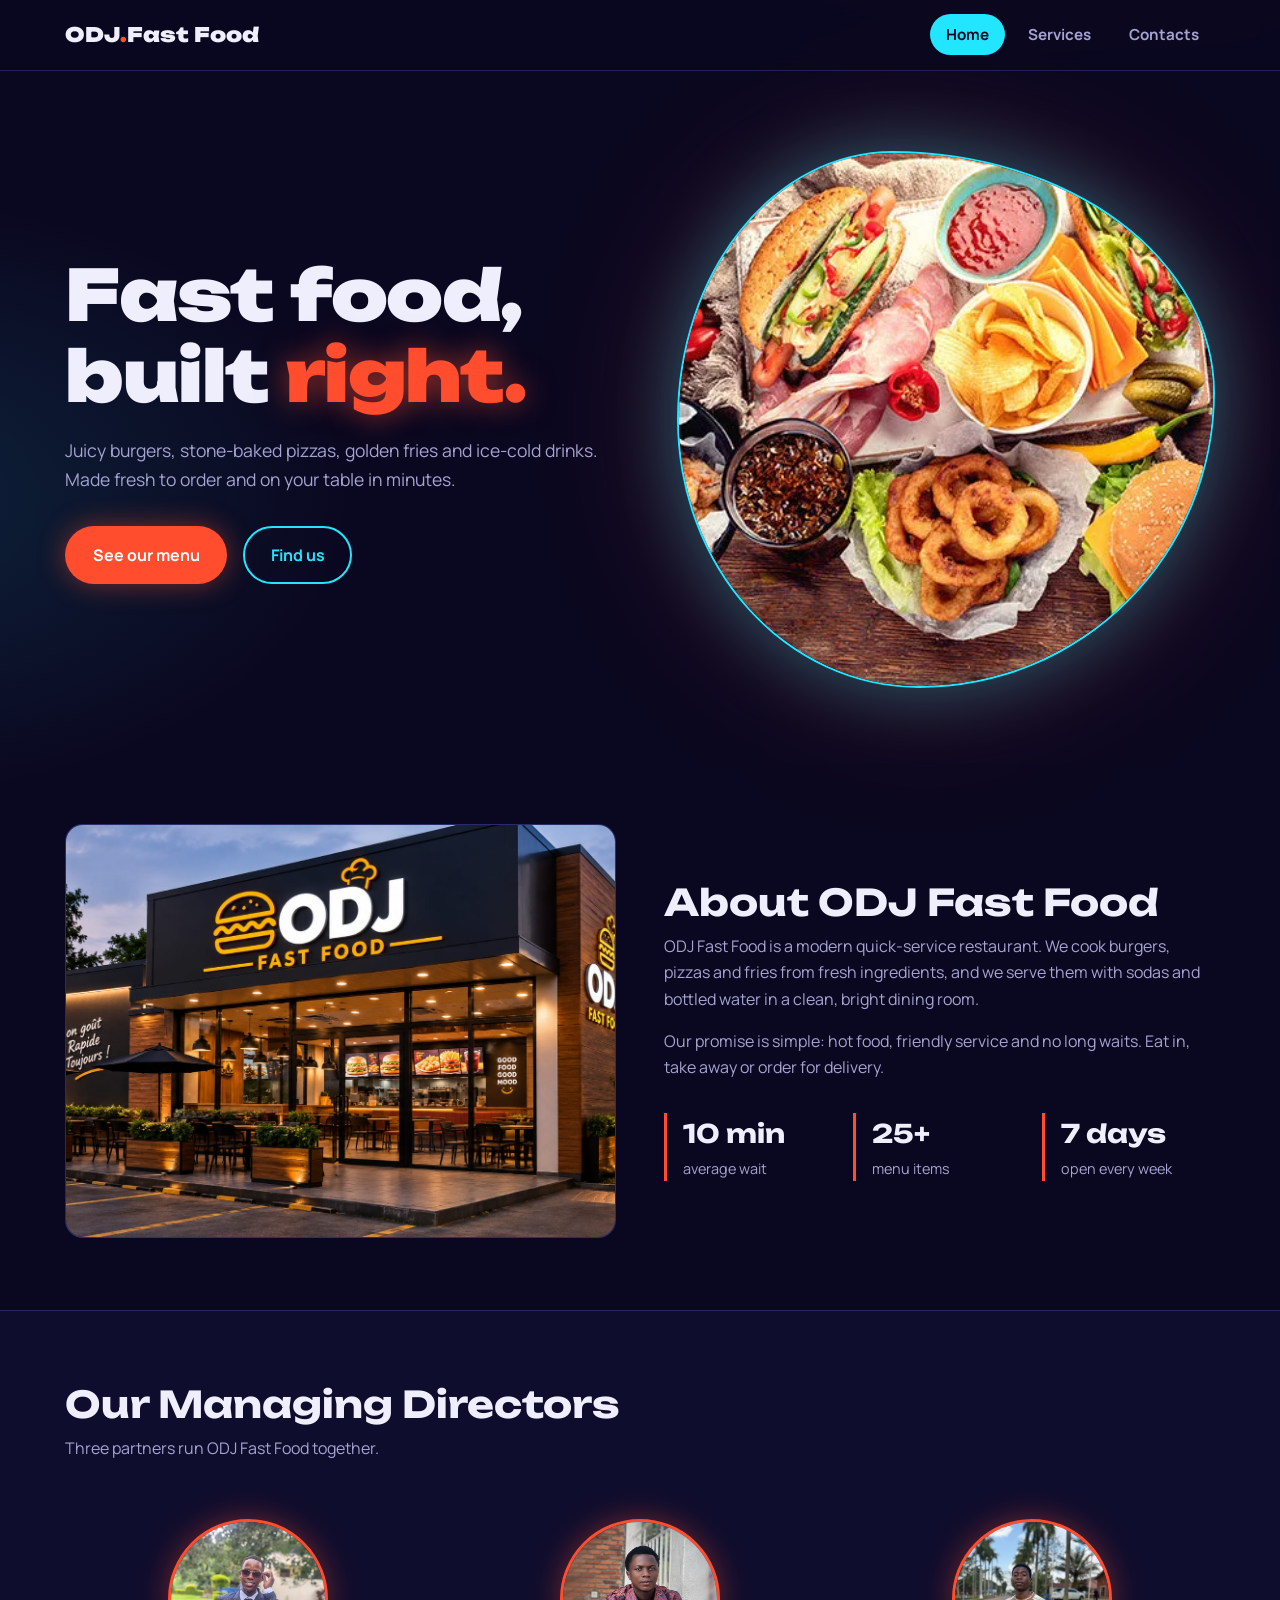
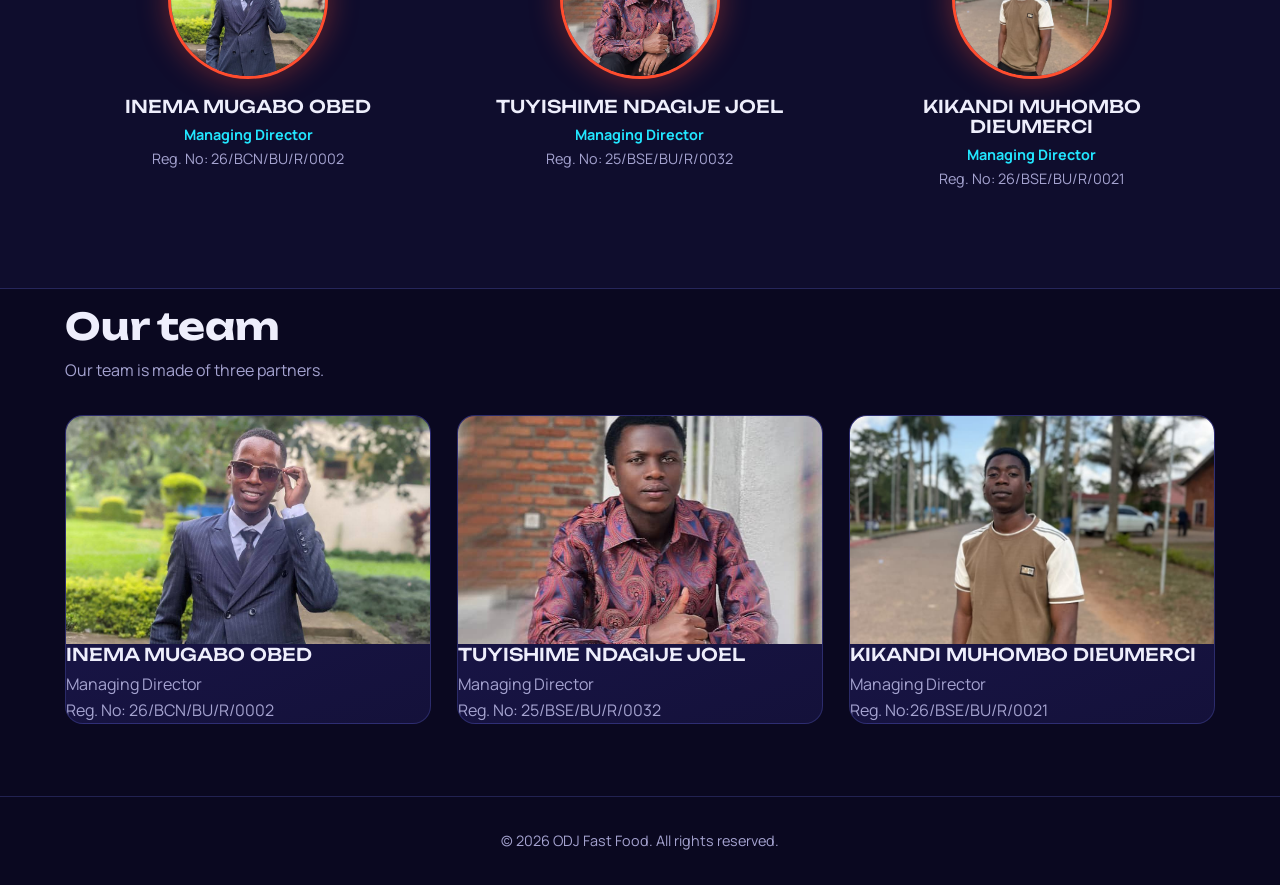
<file: index.html>
<!DOCTYPE html>
<html lang="en">
<head>
  <meta charset="UTF-8">
  <meta name="viewport" content="width=device-width, initial-scale=1">
  <title>ODJ Fast Food | Burgers, Pizza, Fries and Drinks</title>
  <meta name="description" content="ODJ Fast Food serves fresh burgers, pizzas, fries and cold drinks, fast.">
  <link rel="stylesheet" href="style.css">
</head>
<body>

<header class="site-header">
  <div class="wrap">
    <a class="logo" href="index.html">ODJ<span>.</span>Fast Food</a>
    <nav aria-label="Main navigation">
      <ul>
        <li><a class="active" href="index.html">Home</a></li>
        <li><a href="services.html">Services</a></li>
        <li><a href="contacts.html">Contacts</a></li>
      </ul>
    </nav>
  </div>
</header>

<main>
  <section class="hero">
    <div class="wrap">
      <div>
        <h1>Fast food,<br>built <em>right.</em></h1>
        <p>Juicy burgers, stone-baked pizzas, golden fries and ice-cold drinks. Made fresh to order and on your table in minutes.</p>
        <div class="actions">
          <a class="btn btn-primary" href="services.html">See our menu</a>
          <a class="btn btn-ghost" href="contacts.html">Find us</a>
        </div>
      </div>
      <div class="hero-img">
        <img src="images/hero-burger.jpg" alt="A double cheeseburger with fries on a dark background">
      </div>
    </div>
  </section>

  <section>
    <div class="wrap split">
      <div class="photo">
        <img src="images/restaurant.jpg" alt="Inside a modern fast food restaurant">
      </div>
      <div>
        <h2>About ODJ Fast Food</h2>
        <p>ODJ Fast Food is a modern quick-service restaurant. We cook burgers, pizzas and fries from fresh ingredients, and we serve them with sodas and bottled water in a clean, bright dining room.</p>
        <p style="margin-top:1rem">Our promise is simple: hot food, friendly service and no long waits. Eat in, take away or order for delivery.</p>
        <div class="stats">
          <div class="stat"><strong>10 min</strong><span>average wait</span></div>
          <div class="stat"><strong>25+</strong><span>menu items</span></div>
          <div class="stat"><strong>7 days</strong><span>open every week</span></div>
        </div>
      </div>
    </div>
  </section>

  <section class="directors">
    <div class="wrap">
      <h2>Our Managing Directors</h2>
      <p>Three partners run ODJ Fast Food together.</p>
      <div class="grid">
        <article class="director">
          <div class="avatar"><img src="images/member1.jpg" alt="Photo of Managing Director 1"></div>
          <h3>INEMA MUGABO OBED</h3>
          <p class="role">Managing Director</p>
          <p class="reg" style="margin-inline:auto">Reg. No: 26/BCN/BU/R/0002</p>
        </article>
        <article class="director">
          <div class="avatar"><img src="images/member2.jpg" alt="Photo of Managing Director 2"></div>
          <h3>TUYISHIME NDAGIJE JOEL</h3>
          <p class="role">Managing Director</p>
          <p class="reg" style="margin-inline:auto">Reg. No: 25/BSE/BU/R/0032</p>
        </article>
        <article class="director">
          <div class="avatar"><img src="images/member3.jpg" alt="Photo of Managing Director 3"></div>
          <h3>KIKANDI MUHOMBO DIEUMERCI</h3>
          <p class="role">Managing Director</p>
          <p class="reg" style="margin-inline:auto">Reg. No: 26/BSE/BU/R/0021</p>
        </article>
      </div>
    </div>
  </section>

   <section style="padding-top:1rem">
    <div class="wrap">
      <h2>Our team</h2>
      <p>Our team is made of three partners.</p>
      <div class="grid">
        <article class="card">
          <div class="thumb"><img src="images/member1.jpg" alt="Photo of Managing Director 1"></div>
          <h3>INEMA MUGABO OBED</h3>
          <p class="role">Managing Director</p>
          <p class="reg" style="margin-inline:auto">Reg. No: 26/BCN/BU/R/0002</p>
        </article>
        <article class="card">
          <div class="thumb"><img src="images/member2.jpg" alt="Photo of Managing Director 2"></div>
          <h3>TUYISHIME NDAGIJE JOEL</h3>
          <p class="role">Managing Director</p>
          <p class="reg" style="margin-inline:auto">Reg. No: 25/BSE/BU/R/0032</p>
        </article>
        <article class="card">
          <div class="thumb"><img src="images/member3.jpg" alt="Photo of Managing Director 3"></div>
          <h3>KIKANDI MUHOMBO DIEUMERCI</h3>
          <p class="role">Managing Director</p>
          <p class="reg" style="margin-inline:auto">Reg. No:26/BSE/BU/R/0021 </p>
        </article>
      </div>
    </div>
  </section>
</main>

<footer>
  <div class="wrap">
    <p>&copy; 2026 ODJ Fast Food. All rights reserved.</p>
  </div>
</footer>

</body>
</html>
</file>
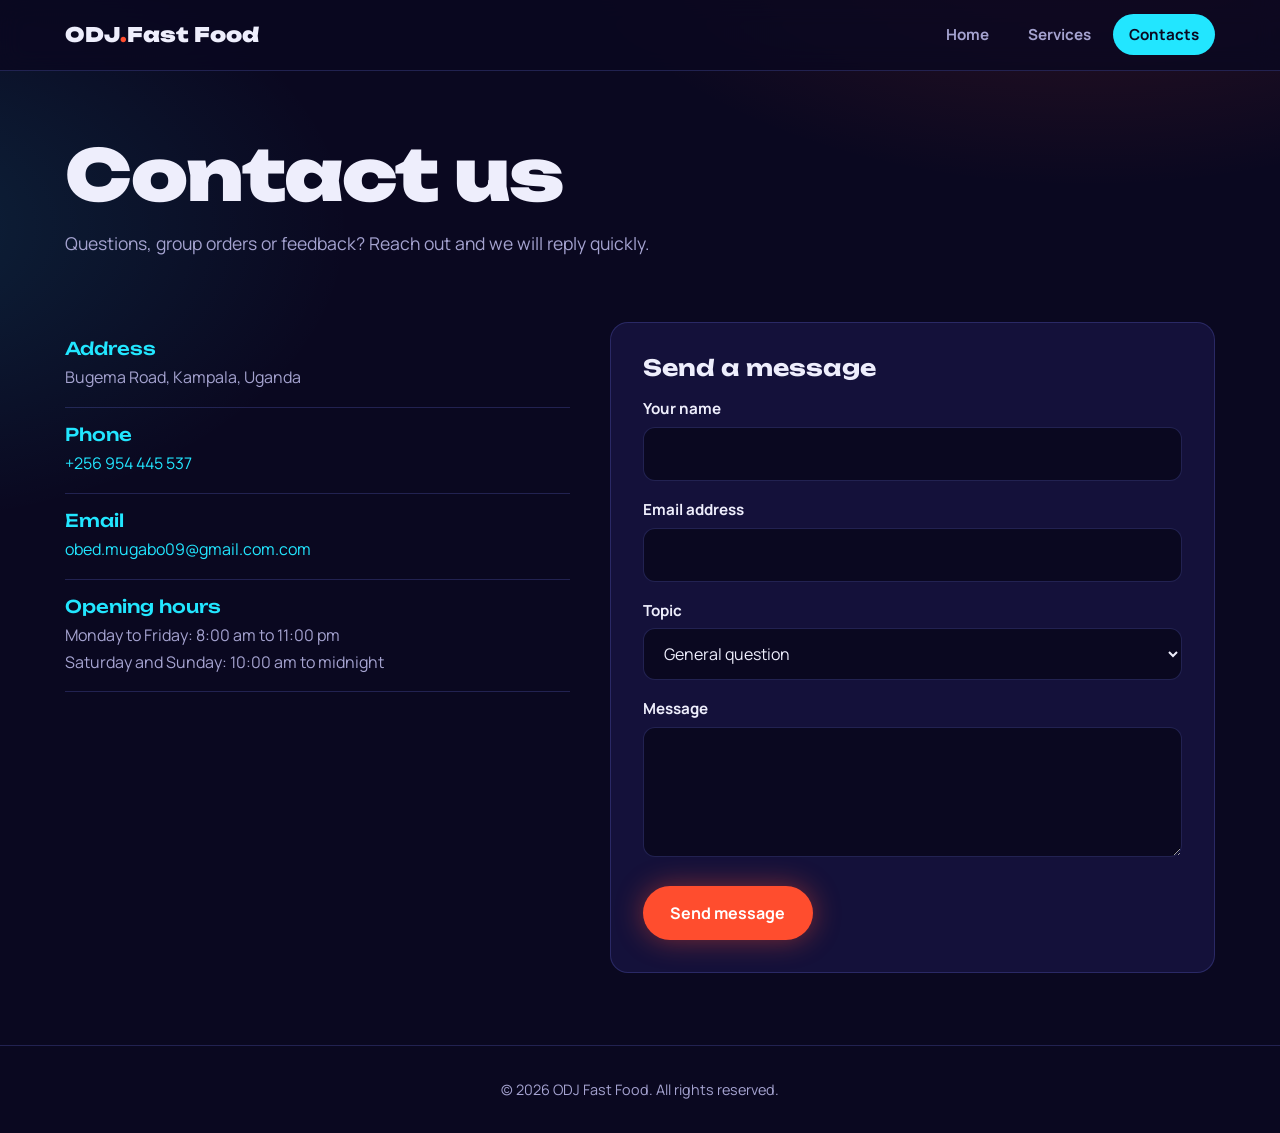
<file: contacts.html>
<!DOCTYPE html>
<html lang="en">
<head>
  <meta charset="UTF-8">
  <meta name="viewport" content="width=device-width, initial-scale=1">
  <title>Contacts | ODJ Fast Food</title>
  <meta name="description" content="Contact ODJ Fast Food: address, phone, email and opening hours.">
  <link rel="stylesheet" href="style.css">
</head>
<body>

<header class="site-header">
  <div class="wrap">
    <a class="logo" href="index.html">ODJ<span>.</span>Fast Food</a>
    <nav aria-label="Main navigation">
      <ul>
        <li><a href="index.html">Home</a></li>
        <li><a href="services.html">Services</a></li>
        <li><a class="active" href="contacts.html">Contacts</a></li>
      </ul>
    </nav>
  </div>
</header>

<main>
  <section class="banner">
    <div class="wrap">
      <h1>Contact us</h1>
      <p>Questions, group orders or feedback? Reach out and we will reply quickly.</p>
    </div>
  </section>

  <section style="padding-top:1rem">
    <div class="wrap contact-grid">

      <div>
        <div class="info-item">
          <h3>Address</h3>
          <p>Bugema Road, Kampala, Uganda</p>
        </div>
        <div class="info-item">
          <h3>Phone</h3>
          <p><a href="tel:+256000000000">+256 954 445 537</a></p>
        </div>
        <div class="info-item">
          <h3>Email</h3>
          <p><a href="mailto:hello@odjfastfood.com">obed.mugabo09@gmail.com.com</a></p>
        </div>
        <div class="info-item">
          <h3>Opening hours</h3>
          <p>Monday to Friday: 8:00 am to 11:00 pm<br>Saturday and Sunday: 10:00 am to midnight</p>
        </div>
      </div>

      <form action="mailto:hello@odjfastfood.com" method="post" enctype="text/plain">
        <h2 style="font-size:1.4rem">Send a message</h2>
        <label for="name">Your name</label>
        <input id="name" name="name" type="text" required>
        <label for="email">Email address</label>
        <input id="email" name="email" type="email" required>
        <label for="topic">Topic</label>
        <select id="topic" name="topic">
          <option>General question</option>
          <option>Group or party order</option>
          <option>Delivery</option>
          <option>Feedback</option>
        </select>
        <label for="message">Message</label>
        <textarea id="message" name="message" required></textarea>
        <button class="btn btn-primary" type="submit">Send message</button>
      </form>

    </div>
  </section>
</main>

<footer>
  <div class="wrap">
    <p>&copy; 2026 ODJ Fast Food. All rights reserved.</p>
  </div>
</footer>

</body>
</html>
</file>
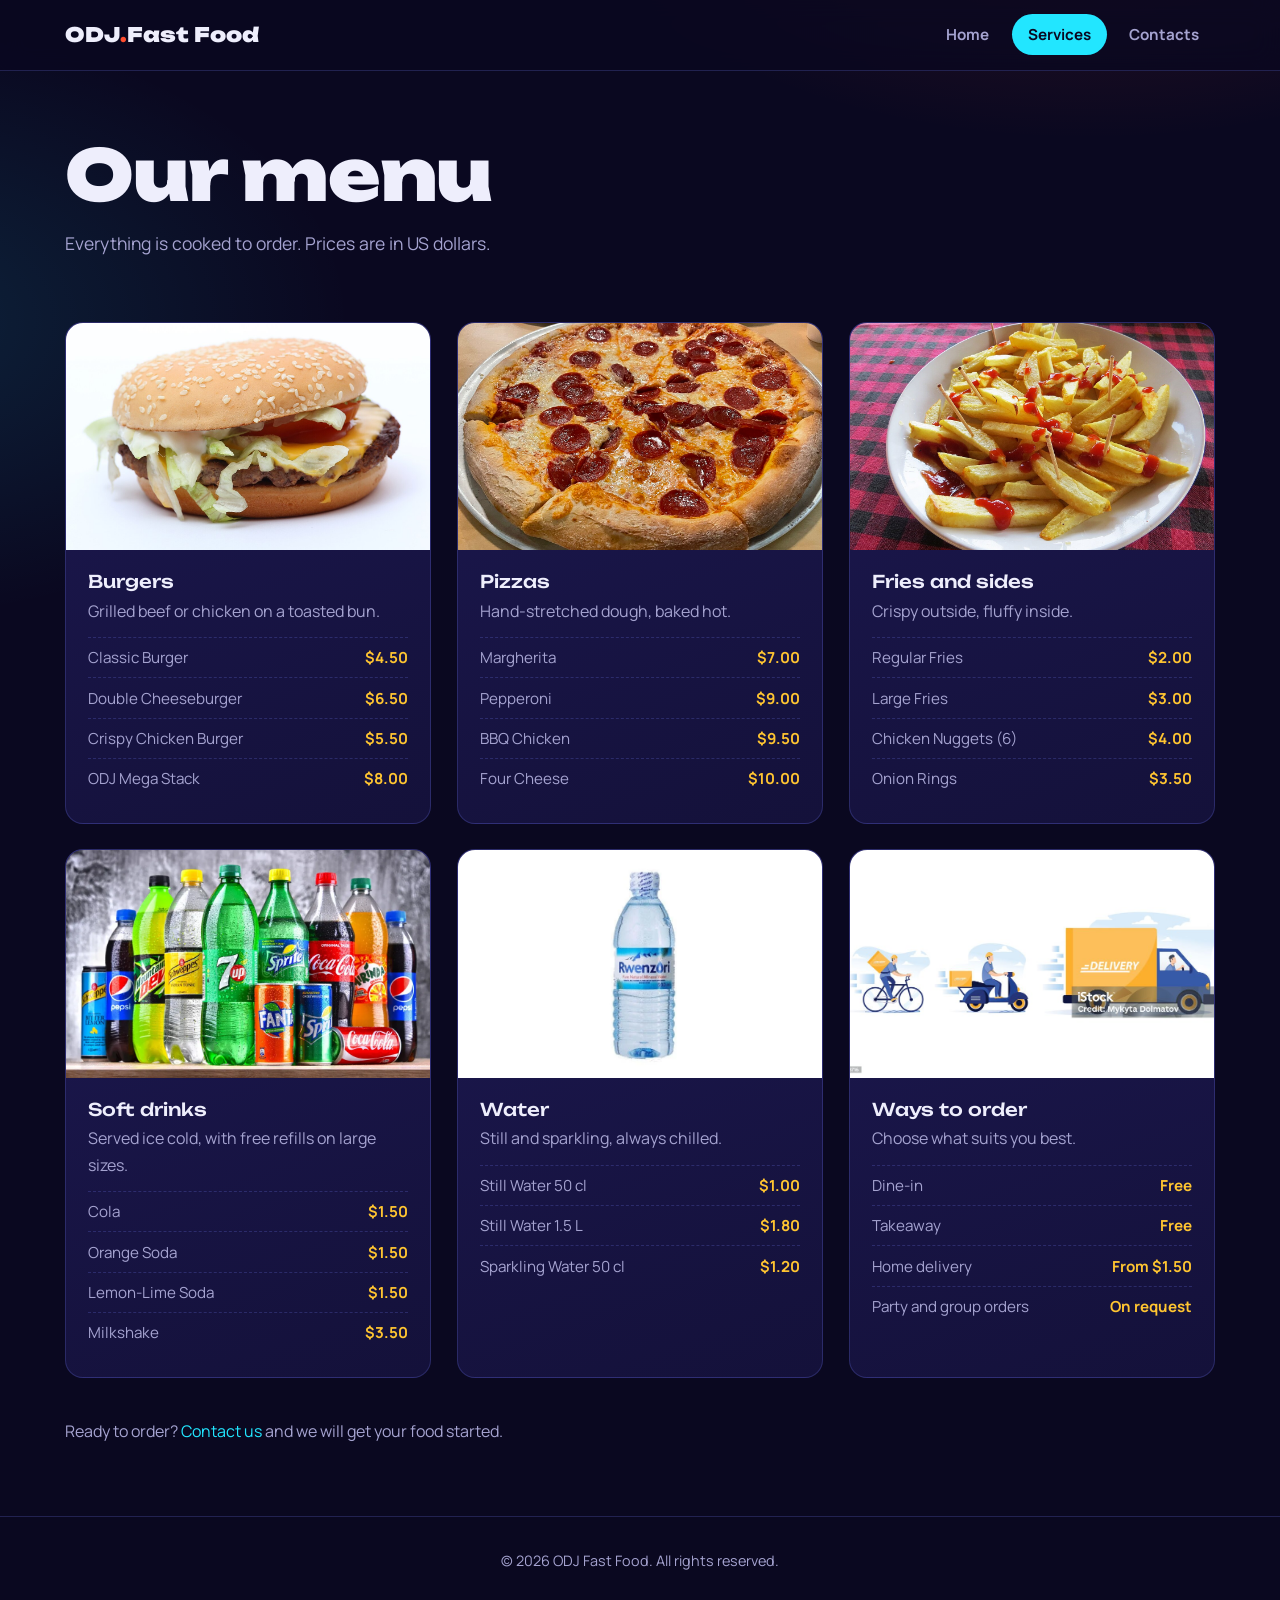
<file: services.html>
<!DOCTYPE html>
<html lang="en">
<head>
  <meta charset="UTF-8">
  <meta name="viewport" content="width=device-width, initial-scale=1">
  <title>Services and Menu | ODJ Fast Food</title>
  <meta name="description" content="Browse the ODJ Fast Food menu: burgers, pizzas, fries, soft drinks and water.">
  <link rel="stylesheet" href="style.css">
</head>
<body>

<header class="site-header">
  <div class="wrap">
    <a class="logo" href="index.html">ODJ<span>.</span>Fast Food</a>
    <nav aria-label="Main navigation">
      <ul>
        <li><a href="index.html">Home</a></li>
        <li><a class="active" href="services.html">Services</a></li>
        <li><a href="contacts.html">Contacts</a></li>
      </ul>
    </nav>
  </div>
</header>

<main>
  <section class="banner">
    <div class="wrap">
      <h1>Our menu</h1>
      <p>Everything is cooked to order. Prices are in US dollars.</p>
    </div>
  </section>

  <section style="padding-top:1rem">
    <div class="wrap">
      <div class="grid">

        <article class="card">
          <div class="thumb"><img src="images/burgers.jpg" alt="Grilled beef burgers with cheese"></div>
          <div class="body">
            <h3>Burgers</h3>
            <p>Grilled beef or chicken on a toasted bun.</p>
            <ul>
              <li>Classic Burger <b>$4.50</b></li>
              <li>Double Cheeseburger <b>$6.50</b></li>
              <li>Crispy Chicken Burger <b>$5.50</b></li>
              <li>ODJ Mega Stack <b>$8.00</b></li>
            </ul>
          </div>
        </article>

        <article class="card">
          <div class="thumb"><img src="images/pizza.jpg" alt="Freshly baked pepperoni pizza"></div>
          <div class="body">
            <h3>Pizzas</h3>
            <p>Hand-stretched dough, baked hot.</p>
            <ul>
              <li>Margherita <b>$7.00</b></li>
              <li>Pepperoni <b>$9.00</b></li>
              <li>BBQ Chicken <b>$9.50</b></li>
              <li>Four Cheese <b>$10.00</b></li>
            </ul>
          </div>
        </article>

        <article class="card">
          <div class="thumb"><img src="images/fries.jpg" alt="Golden french fries"></div>
          <div class="body">
            <h3>Fries and sides</h3>
            <p>Crispy outside, fluffy inside.</p>
            <ul>
              <li>Regular Fries <b>$2.00</b></li>
              <li>Large Fries <b>$3.00</b></li>
              <li>Chicken Nuggets (6) <b>$4.00</b></li>
              <li>Onion Rings <b>$3.50</b></li>
            </ul>
          </div>
        </article>

        <article class="card">
          <div class="thumb"><img src="images/drinks.jpg" alt="Cold fizzy soft drinks with ice"></div>
          <div class="body">
            <h3>Soft drinks</h3>
            <p>Served ice cold, with free refills on large sizes.</p>
            <ul>
              <li>Cola <b>$1.50</b></li>
              <li>Orange Soda <b>$1.50</b></li>
              <li>Lemon-Lime Soda <b>$1.50</b></li>
              <li>Milkshake <b>$3.50</b></li>
            </ul>
          </div>
        </article>

        <article class="card">
          <div class="thumb"><img src="images/water.jpg" alt="Bottles of cold mineral water"></div>
          <div class="body">
            <h3>Water</h3>
            <p>Still and sparkling, always chilled.</p>
            <ul>
              <li>Still Water 50 cl <b>$1.00</b></li>
              <li>Still Water 1.5 L <b>$1.80</b></li>
              <li>Sparkling Water 50 cl <b>$1.20</b></li>
            </ul>
          </div>
        </article>

        <article class="card">
          <div class="thumb"><img src="images/delivery.jpg" alt="Courier delivering a fast food order"></div>
          <div class="body">
            <h3>Ways to order</h3>
            <p>Choose what suits you best.</p>
            <ul>
              <li>Dine-in <b>Free</b></li>
              <li>Takeaway <b>Free</b></li>
              <li>Home delivery <b>From $1.50</b></li>
              <li>Party and group orders <b>On request</b></li>
            </ul>
          </div>
        </article>

      </div>
      <p style="margin-top:2.5rem">Ready to order? <a href="contacts.html">Contact us</a> and we will get your food started.</p>
    </div>
  </section>
</main>

<footer>
  <div class="wrap">
    <p>&copy; 2026 ODJ Fast Food. All rights reserved.</p>
  </div>
</footer>

</body>
</html>
</file>
<file: style.css>
/* ODJ Fast Food — single external stylesheet */
@import url("https://fonts.googleapis.com/css2?family=Manrope:wght@400;500;700&family=Unbounded:wght@500;700;900&display=swap");

:root {
  --void: #0a0820;
  --panel: #14113a;
  --panel-2: #1c1850;
  --ember: #ff4d2e;
  --volt: #22e6ff;
  --amber: #ffc531;
  --text: #eeeefc;
  --muted: #a5a3d0;
  --line: rgba(120, 130, 255, 0.22);
  --radius: 18px;
}

* { box-sizing: border-box; margin: 0; padding: 0; }
html { scroll-behavior: smooth; }

body {
  font-family: "Manrope", system-ui, sans-serif;
  background:
    radial-gradient(900px 500px at 85% -10%, rgba(255, 77, 46, 0.18), transparent 60%),
    radial-gradient(800px 500px at -10% 20%, rgba(34, 230, 255, 0.12), transparent 60%),
    var(--void);
  color: var(--text);
  line-height: 1.65;
}

img { display: block; max-width: 100%; }
a { color: var(--volt); text-decoration: none; }
a:hover { text-decoration: underline; }
:focus-visible { outline: 3px solid var(--amber); outline-offset: 3px; border-radius: 6px; }

h1, h2, h3 { font-family: "Unbounded", sans-serif; line-height: 1.15; }
h1 { font-size: clamp(2.2rem, 6vw, 4.4rem); font-weight: 900; letter-spacing: -0.02em; }
h2 { font-size: clamp(1.5rem, 3.4vw, 2.3rem); font-weight: 700; margin-bottom: 0.6rem; }
h3 { font-size: 1.1rem; font-weight: 500; margin-bottom: 0.4rem; }
p { max-width: 68ch; color: var(--muted); }

.wrap { width: min(1150px, 92%); margin-inline: auto; }
section { padding: 4.5rem 0; }

/* Header / navigation */
.site-header {
  position: sticky; top: 0; z-index: 10;
  background: rgba(10, 8, 32, 0.82);
  backdrop-filter: blur(12px);
  border-bottom: 1px solid var(--line);
}
.site-header .wrap { display: flex; align-items: center; justify-content: space-between; padding: 0.9rem 0; }
.logo { font-family: "Unbounded", sans-serif; font-weight: 900; font-size: 1.25rem; color: var(--text); }
.logo span { color: var(--ember); }
.logo:hover { text-decoration: none; }
nav ul { display: flex; gap: 0.4rem; list-style: none; }
nav a {
  display: block; padding: 0.5rem 1rem; border-radius: 999px;
  color: var(--muted); font-weight: 700; font-size: 0.95rem;
}
nav a:hover { color: var(--text); text-decoration: none; background: var(--panel-2); }
nav a.active { color: var(--void); background: var(--volt); }

/* Buttons */
.btn {
  display: inline-block; padding: 0.85rem 1.6rem; border-radius: 999px;
  font-weight: 700; border: 2px solid transparent; cursor: pointer; font-family: inherit; font-size: 1rem;
  transition: transform 0.2s, box-shadow 0.2s;
}
.btn:hover { transform: translateY(-2px); text-decoration: none; }
.btn-primary { background: var(--ember); color: #fff; box-shadow: 0 0 28px rgba(255, 77, 46, 0.45); }
.btn-ghost { border-color: var(--volt); color: var(--volt); }

/* Hero */
.hero { padding: 5rem 0 4rem; }
.hero .wrap { display: grid; grid-template-columns: 1.05fr 1fr; gap: 3rem; align-items: center; }
.hero h1 em { font-style: normal; color: var(--ember); text-shadow: 0 0 30px rgba(255, 77, 46, 0.6); }
.hero p { margin: 1.2rem 0 2rem; font-size: 1.1rem; }
.hero .actions { display: flex; gap: 1rem; flex-wrap: wrap; }
.hero-img {
  aspect-ratio: 1 / 1; border-radius: 40% 60% 55% 45% / 50% 45% 55% 50%;
  overflow: hidden; border: 2px solid var(--volt);
  box-shadow: 0 0 70px rgba(34, 230, 255, 0.35), 0 0 140px rgba(255, 77, 46, 0.25);
  background: linear-gradient(135deg, var(--panel-2), var(--panel));
  animation: glow 5s ease-in-out infinite alternate;
}
.hero-img img { width: 100%; height: 100%; object-fit: cover; }
@keyframes glow {
  from { box-shadow: 0 0 50px rgba(34, 230, 255, 0.25), 0 0 100px rgba(255, 77, 46, 0.15); }
  to   { box-shadow: 0 0 90px rgba(34, 230, 255, 0.5),  0 0 170px rgba(255, 77, 46, 0.35); }
}

/* Page banner (services, contacts) */
.banner { padding: 4rem 0 1rem; }
.banner p { margin-top: 0.8rem; font-size: 1.1rem; }

/* Two-column blocks */
.split { display: grid; grid-template-columns: 1fr 1fr; gap: 3rem; align-items: center; }
.photo {
  border-radius: var(--radius); overflow: hidden; border: 1px solid var(--line);
  background: linear-gradient(135deg, var(--panel-2), var(--panel)); aspect-ratio: 4 / 3;
}
.photo img { width: 100%; height: 100%; object-fit: cover; }

/* Stat strip */
.stats { display: grid; grid-template-columns: repeat(auto-fit, minmax(160px, 1fr)); gap: 1rem; margin-top: 2rem; }
.stat { border-left: 3px solid var(--ember); padding-left: 1rem; }
.stat strong { display: block; font-family: "Unbounded", sans-serif; font-size: 1.6rem; color: var(--text); }
.stat span { color: var(--muted); font-size: 0.9rem; }

/* Cards (menu items) */
.grid { display: grid; grid-template-columns: repeat(auto-fit, minmax(300px, 1fr)); gap: 1.6rem; margin-top: 2rem; }
.card {
  background: linear-gradient(160deg, var(--panel-2), var(--panel));
  border: 1px solid var(--line); border-radius: var(--radius); overflow: hidden;
  transition: border-color 0.25s, transform 0.25s;
}
.card:hover { border-color: var(--volt); transform: translateY(-4px); }
.card .thumb { aspect-ratio: 16 / 10; background: var(--panel); }
.card .thumb img { width: 100%; height: 100%; object-fit: cover; }
.card .body { padding: 1.3rem 1.4rem 1.5rem; }
.card ul { list-style: none; margin-top: 0.8rem; }
.card li {
  display: flex; justify-content: space-between; gap: 1rem;
  padding: 0.45rem 0; border-top: 1px dashed var(--line); color: var(--muted); font-size: 0.95rem;
}
.card li b { color: var(--amber); font-weight: 700; white-space: nowrap; }

/* Directors */
.directors { background: rgba(20, 17, 58, 0.55); border-block: 1px solid var(--line); }
.director { text-align: center; padding: 1.6rem 1.2rem; }
.director .avatar {
  width: 160px; height: 160px; border-radius: 50%; margin: 0 auto 1.1rem; overflow: hidden;
  border: 3px solid var(--ember); box-shadow: 0 0 30px rgba(255, 77, 46, 0.4);
  background: var(--panel-2);
}
.director .avatar img { width: 100%; height: 100%; object-fit: cover; }
.director .role { color: var(--volt); font-weight: 700; font-size: 0.9rem; }
.director .reg { color: var(--muted); font-size: 0.9rem; }

/* Contacts */
.contact-grid { display: grid; grid-template-columns: 1fr 1.2fr; gap: 2.5rem; margin-top: 2rem; }
.info-item { padding: 1rem 0; border-bottom: 1px solid var(--line); }
.info-item h3 { color: var(--volt); }
form { background: var(--panel); border: 1px solid var(--line); border-radius: var(--radius); padding: 2rem; }
label { display: block; font-weight: 700; margin: 1rem 0 0.35rem; font-size: 0.95rem; }
input, textarea, select {
  width: 100%; padding: 0.8rem 1rem; border-radius: 12px; font: inherit;
  background: var(--void); color: var(--text); border: 1px solid var(--line);
}
textarea { min-height: 130px; resize: vertical; }
form .btn { margin-top: 1.4rem; }

/* Footer */
footer { border-top: 1px solid var(--line); padding: 2rem 0; text-align: center; color: var(--muted); font-size: 0.9rem; }
footer p { margin-inline: auto; }

/* Responsive */
@media (max-width: 820px) {
  .hero .wrap, .split, .contact-grid { grid-template-columns: 1fr; }
  .site-header .wrap { flex-direction: column; gap: 0.6rem; }
  nav a { padding: 0.45rem 0.8rem; }
  section { padding: 3rem 0; }
}
@media (prefers-reduced-motion: reduce) {
  * { animation: none !important; transition: none !important; scroll-behavior: auto !important; }
}
</file>
